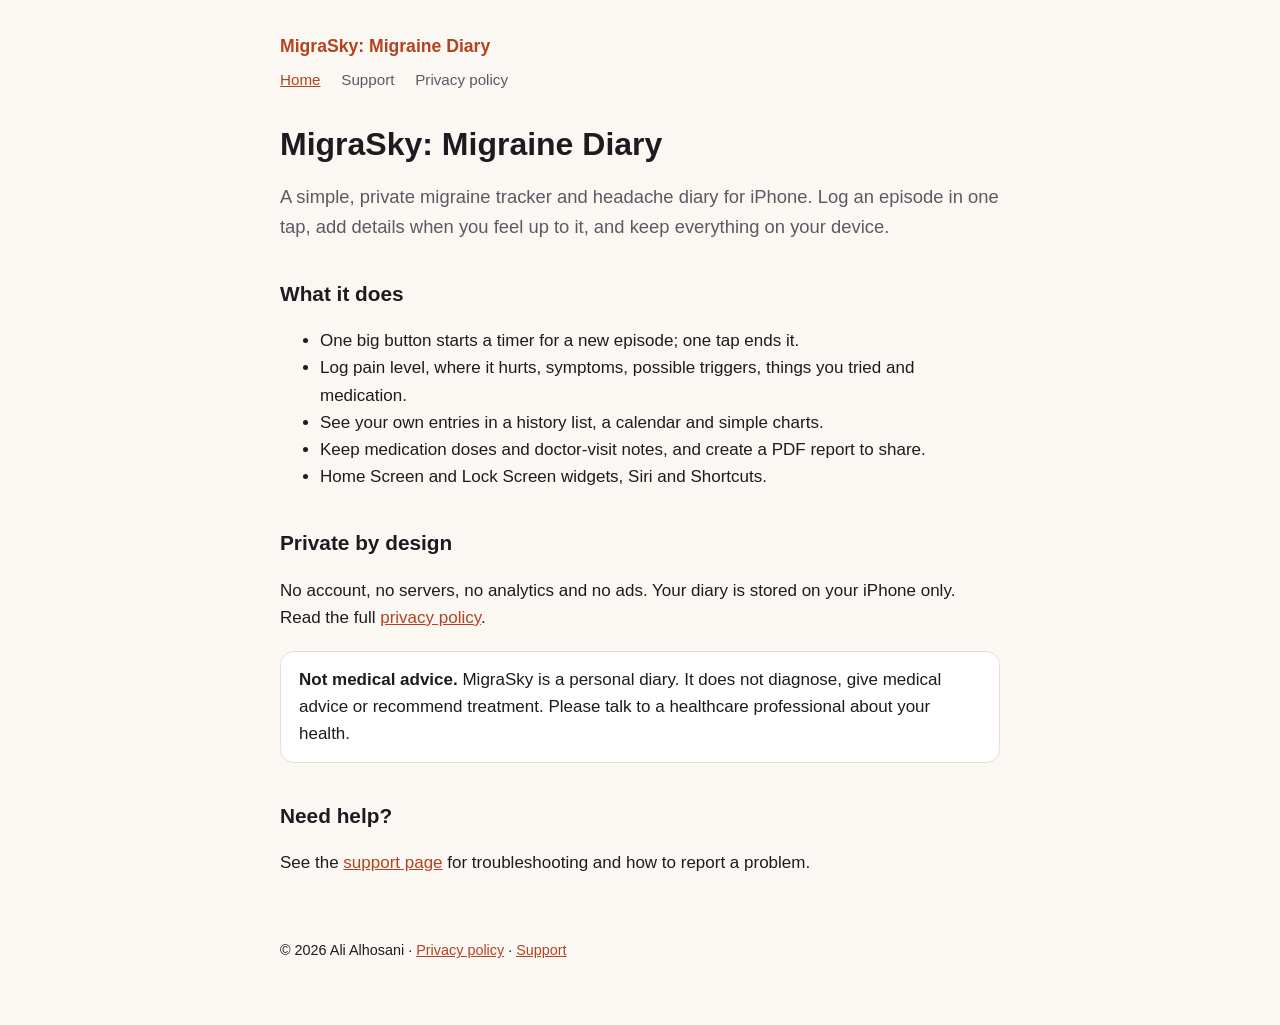
<file: index.html>
<!doctype html>
<html lang="en">
<head>
<meta charset="utf-8">
<meta name="viewport" content="width=device-width, initial-scale=1">
<title>MigraSky: Migraine Diary</title>
<meta name="description" content="A simple, private migraine and headache diary for iPhone. Everything stays on your device.">
<link rel="stylesheet" href="styles.css">
</head>
<body>
<header>
  <a class="brand" href="index.html">MigraSky: Migraine Diary</a>
  <nav>
    <a href="index.html" aria-current="page">Home</a>
    <a href="support.html">Support</a>
    <a href="privacy.html">Privacy policy</a>
  </nav>
</header>
<main>
  <h1>MigraSky: Migraine Diary</h1>
  <p class="lead">A simple, private migraine tracker and headache diary for iPhone. Log an episode in one tap, add details when you feel up to it, and keep everything on your device.</p>

  <h2>What it does</h2>
  <ul>
    <li>One big button starts a timer for a new episode; one tap ends it.</li>
    <li>Log pain level, where it hurts, symptoms, possible triggers, things you tried and medication.</li>
    <li>See your own entries in a history list, a calendar and simple charts.</li>
    <li>Keep medication doses and doctor-visit notes, and create a PDF report to share.</li>
    <li>Home Screen and Lock Screen widgets, Siri and Shortcuts.</li>
  </ul>

  <h2>Private by design</h2>
  <p>No account, no servers, no analytics and no ads. Your diary is stored on your iPhone only. Read the full <a href="privacy.html">privacy policy</a>.</p>

  <div class="note">
    <strong>Not medical advice.</strong> MigraSky is a personal diary. It does not diagnose, give medical advice or recommend treatment. Please talk to a healthcare professional about your health.
  </div>

  <h2>Need help?</h2>
  <p>See the <a href="support.html">support page</a> for troubleshooting and how to report a problem.</p>
</main>
<footer>
  <p>&copy; 2026 Ali Alhosani &middot; <a href="privacy.html">Privacy policy</a> &middot; <a href="support.html">Support</a></p>
</footer>
</body>
</html>
</file>
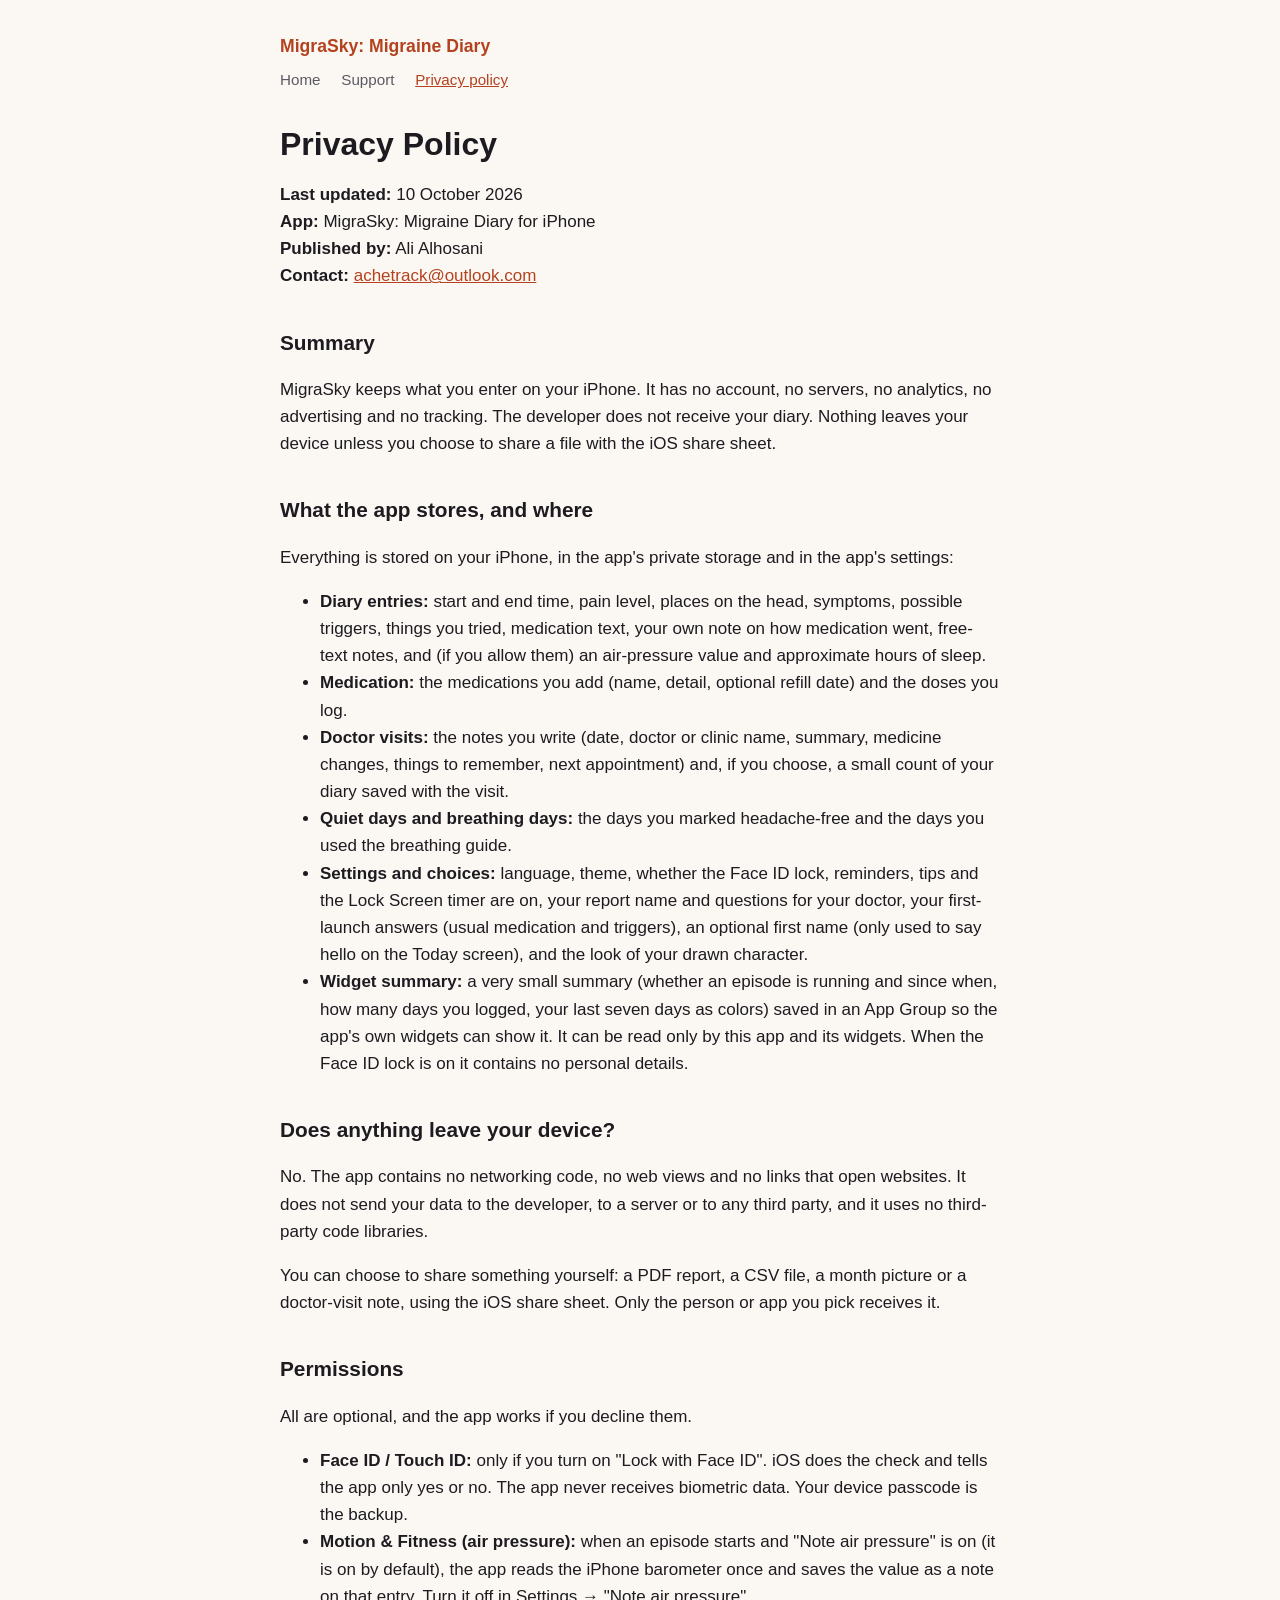
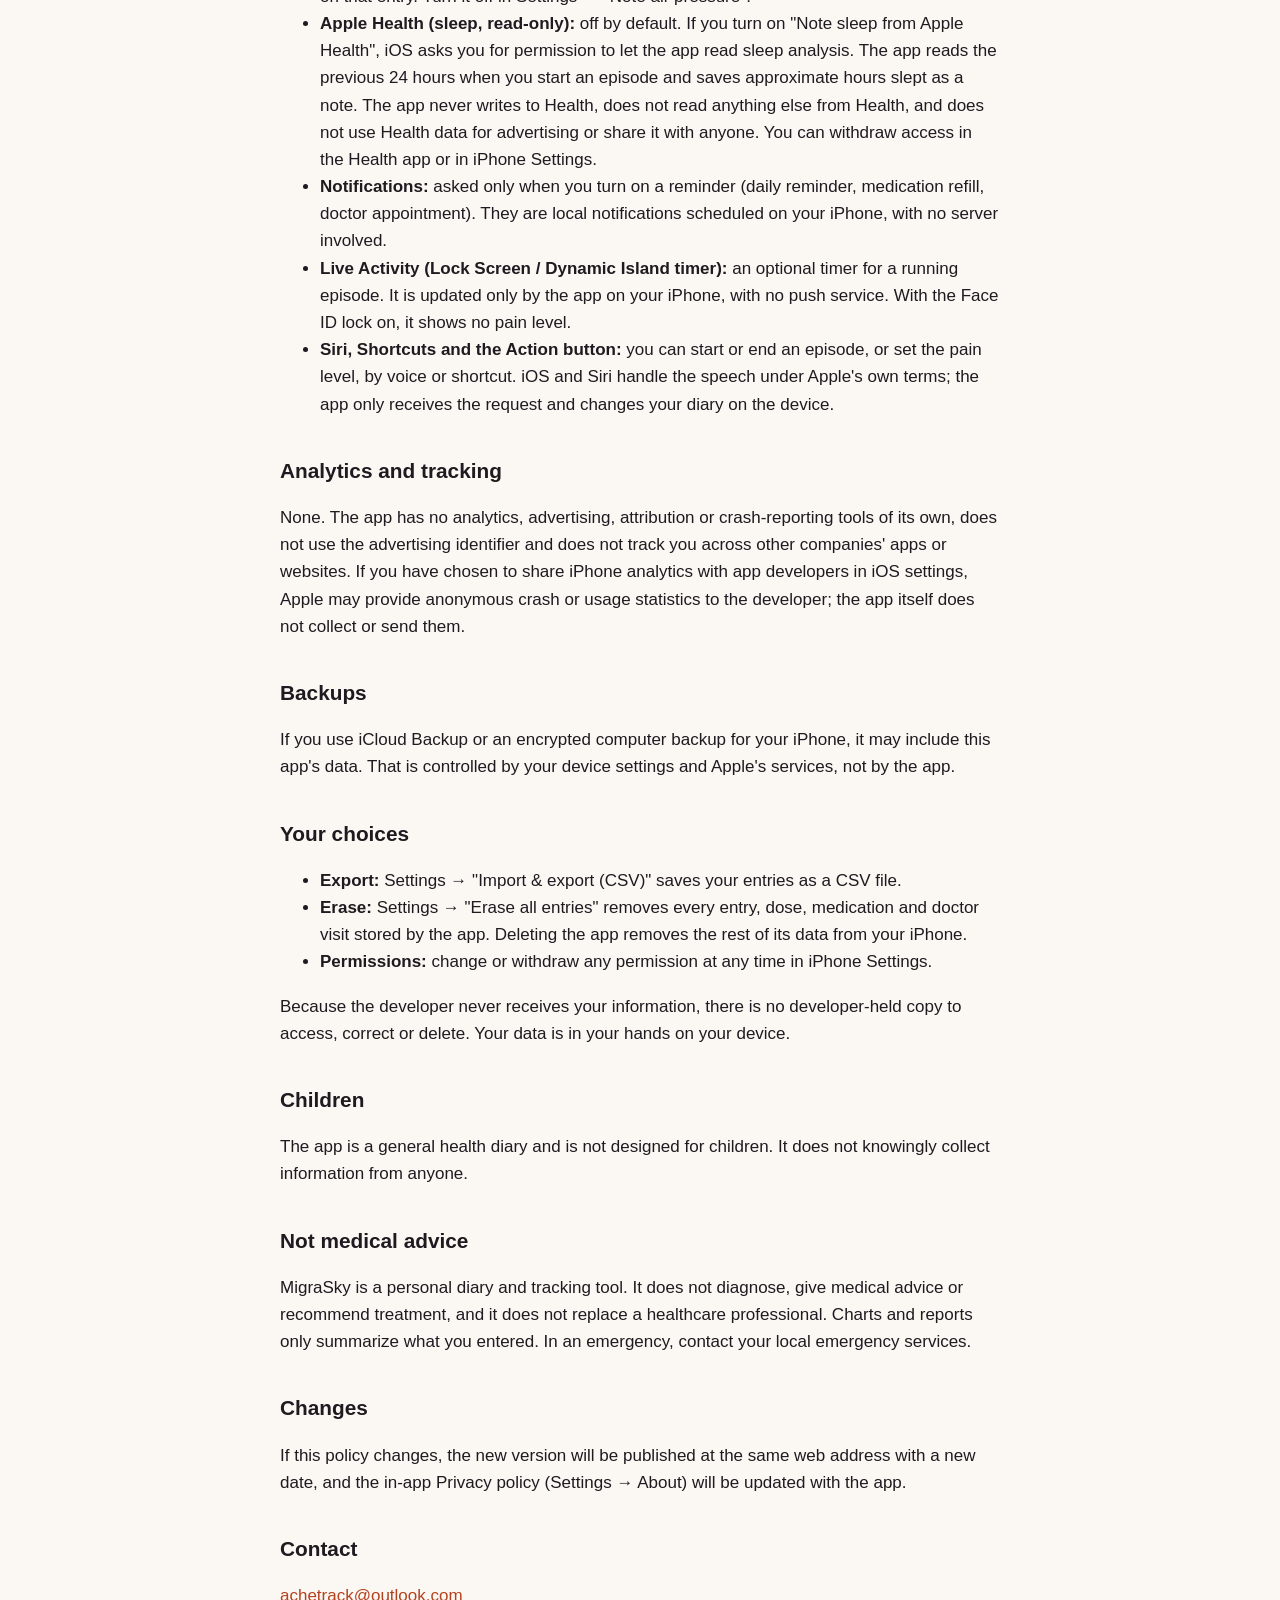
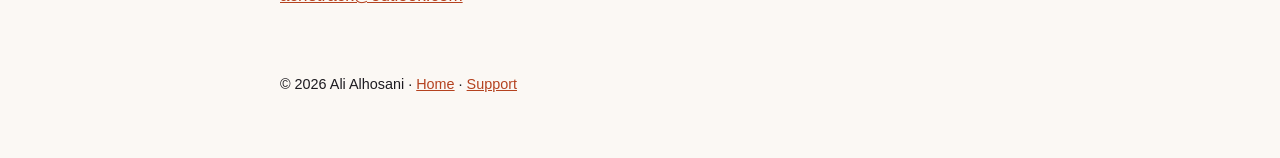
<file: privacy.html>
<!doctype html>
<html lang="en">
<head>
<meta charset="utf-8">
<meta name="viewport" content="width=device-width, initial-scale=1">
<title>Privacy Policy – MigraSky: Migraine Diary</title>
<meta name="description" content="Privacy policy for MigraSky: Migraine Diary. Everything you enter stays on your iPhone.">
<link rel="stylesheet" href="styles.css">
</head>
<body>
<header>
  <a class="brand" href="index.html">MigraSky: Migraine Diary</a>
  <nav>
    <a href="index.html">Home</a>
    <a href="support.html">Support</a>
    <a href="privacy.html" aria-current="page">Privacy policy</a>
  </nav>
</header>
<main>
  <h1>Privacy Policy</h1>
  <p><strong>Last updated:</strong> 10 October 2026<br>
  <strong>App:</strong> MigraSky: Migraine Diary for iPhone<br>
  <strong>Published by:</strong> Ali Alhosani<br>
  <strong>Contact:</strong> <a href="mailto:achetrack@outlook.com">achetrack@outlook.com</a></p>

  <h2>Summary</h2>
  <p>MigraSky keeps what you enter on your iPhone. It has no account, no servers, no analytics, no advertising and no tracking. The developer does not receive your diary. Nothing leaves your device unless you choose to share a file with the iOS share sheet.</p>

  <h2>What the app stores, and where</h2>
  <p>Everything is stored on your iPhone, in the app's private storage and in the app's settings:</p>
  <ul>
    <li><strong>Diary entries:</strong> start and end time, pain level, places on the head, symptoms, possible triggers, things you tried, medication text, your own note on how medication went, free-text notes, and (if you allow them) an air-pressure value and approximate hours of sleep.</li>
    <li><strong>Medication:</strong> the medications you add (name, detail, optional refill date) and the doses you log.</li>
    <li><strong>Doctor visits:</strong> the notes you write (date, doctor or clinic name, summary, medicine changes, things to remember, next appointment) and, if you choose, a small count of your diary saved with the visit.</li>
    <li><strong>Quiet days and breathing days:</strong> the days you marked headache-free and the days you used the breathing guide.</li>
    <li><strong>Settings and choices:</strong> language, theme, whether the Face ID lock, reminders, tips and the Lock Screen timer are on, your report name and questions for your doctor, your first-launch answers (usual medication and triggers), an optional first name (only used to say hello on the Today screen), and the look of your drawn character.</li>
    <li><strong>Widget summary:</strong> a very small summary (whether an episode is running and since when, how many days you logged, your last seven days as colors) saved in an App Group so the app's own widgets can show it. It can be read only by this app and its widgets. When the Face ID lock is on it contains no personal details.</li>
  </ul>

  <h2>Does anything leave your device?</h2>
  <p>No. The app contains no networking code, no web views and no links that open websites. It does not send your data to the developer, to a server or to any third party, and it uses no third-party code libraries.</p>
  <p>You can choose to share something yourself: a PDF report, a CSV file, a month picture or a doctor-visit note, using the iOS share sheet. Only the person or app you pick receives it.</p>

  <h2>Permissions</h2>
  <p>All are optional, and the app works if you decline them.</p>
  <ul>
    <li><strong>Face ID / Touch ID:</strong> only if you turn on "Lock with Face ID". iOS does the check and tells the app only yes or no. The app never receives biometric data. Your device passcode is the backup.</li>
    <li><strong>Motion &amp; Fitness (air pressure):</strong> when an episode starts and "Note air pressure" is on (it is on by default), the app reads the iPhone barometer once and saves the value as a note on that entry. Turn it off in Settings &rarr; "Note air pressure".</li>
    <li><strong>Apple Health (sleep, read-only):</strong> off by default. If you turn on "Note sleep from Apple Health", iOS asks you for permission to let the app read sleep analysis. The app reads the previous 24 hours when you start an episode and saves approximate hours slept as a note. The app never writes to Health, does not read anything else from Health, and does not use Health data for advertising or share it with anyone. You can withdraw access in the Health app or in iPhone Settings.</li>
    <li><strong>Notifications:</strong> asked only when you turn on a reminder (daily reminder, medication refill, doctor appointment). They are local notifications scheduled on your iPhone, with no server involved.</li>
    <li><strong>Live Activity (Lock Screen / Dynamic Island timer):</strong> an optional timer for a running episode. It is updated only by the app on your iPhone, with no push service. With the Face ID lock on, it shows no pain level.</li>
    <li><strong>Siri, Shortcuts and the Action button:</strong> you can start or end an episode, or set the pain level, by voice or shortcut. iOS and Siri handle the speech under Apple's own terms; the app only receives the request and changes your diary on the device.</li>
  </ul>

  <h2>Analytics and tracking</h2>
  <p>None. The app has no analytics, advertising, attribution or crash-reporting tools of its own, does not use the advertising identifier and does not track you across other companies' apps or websites. If you have chosen to share iPhone analytics with app developers in iOS settings, Apple may provide anonymous crash or usage statistics to the developer; the app itself does not collect or send them.</p>

  <h2>Backups</h2>
  <p>If you use iCloud Backup or an encrypted computer backup for your iPhone, it may include this app's data. That is controlled by your device settings and Apple's services, not by the app.</p>

  <h2>Your choices</h2>
  <ul>
    <li><strong>Export:</strong> Settings &rarr; "Import &amp; export (CSV)" saves your entries as a CSV file.</li>
    <li><strong>Erase:</strong> Settings &rarr; "Erase all entries" removes every entry, dose, medication and doctor visit stored by the app. Deleting the app removes the rest of its data from your iPhone.</li>
    <li><strong>Permissions:</strong> change or withdraw any permission at any time in iPhone Settings.</li>
  </ul>
  <p>Because the developer never receives your information, there is no developer-held copy to access, correct or delete. Your data is in your hands on your device.</p>

  <h2>Children</h2>
  <p>The app is a general health diary and is not designed for children. It does not knowingly collect information from anyone.</p>

  <h2>Not medical advice</h2>
  <p>MigraSky is a personal diary and tracking tool. It does not diagnose, give medical advice or recommend treatment, and it does not replace a healthcare professional. Charts and reports only summarize what you entered. In an emergency, contact your local emergency services.</p>

  <h2>Changes</h2>
  <p>If this policy changes, the new version will be published at the same web address with a new date, and the in-app Privacy policy (Settings &rarr; About) will be updated with the app.</p>

  <h2>Contact</h2>
  <p><a href="mailto:achetrack@outlook.com">achetrack@outlook.com</a></p>
</main>
<footer>
  <p>&copy; 2026 Ali Alhosani &middot; <a href="index.html">Home</a> &middot; <a href="support.html">Support</a></p>
</footer>
</body>
</html>
</file>
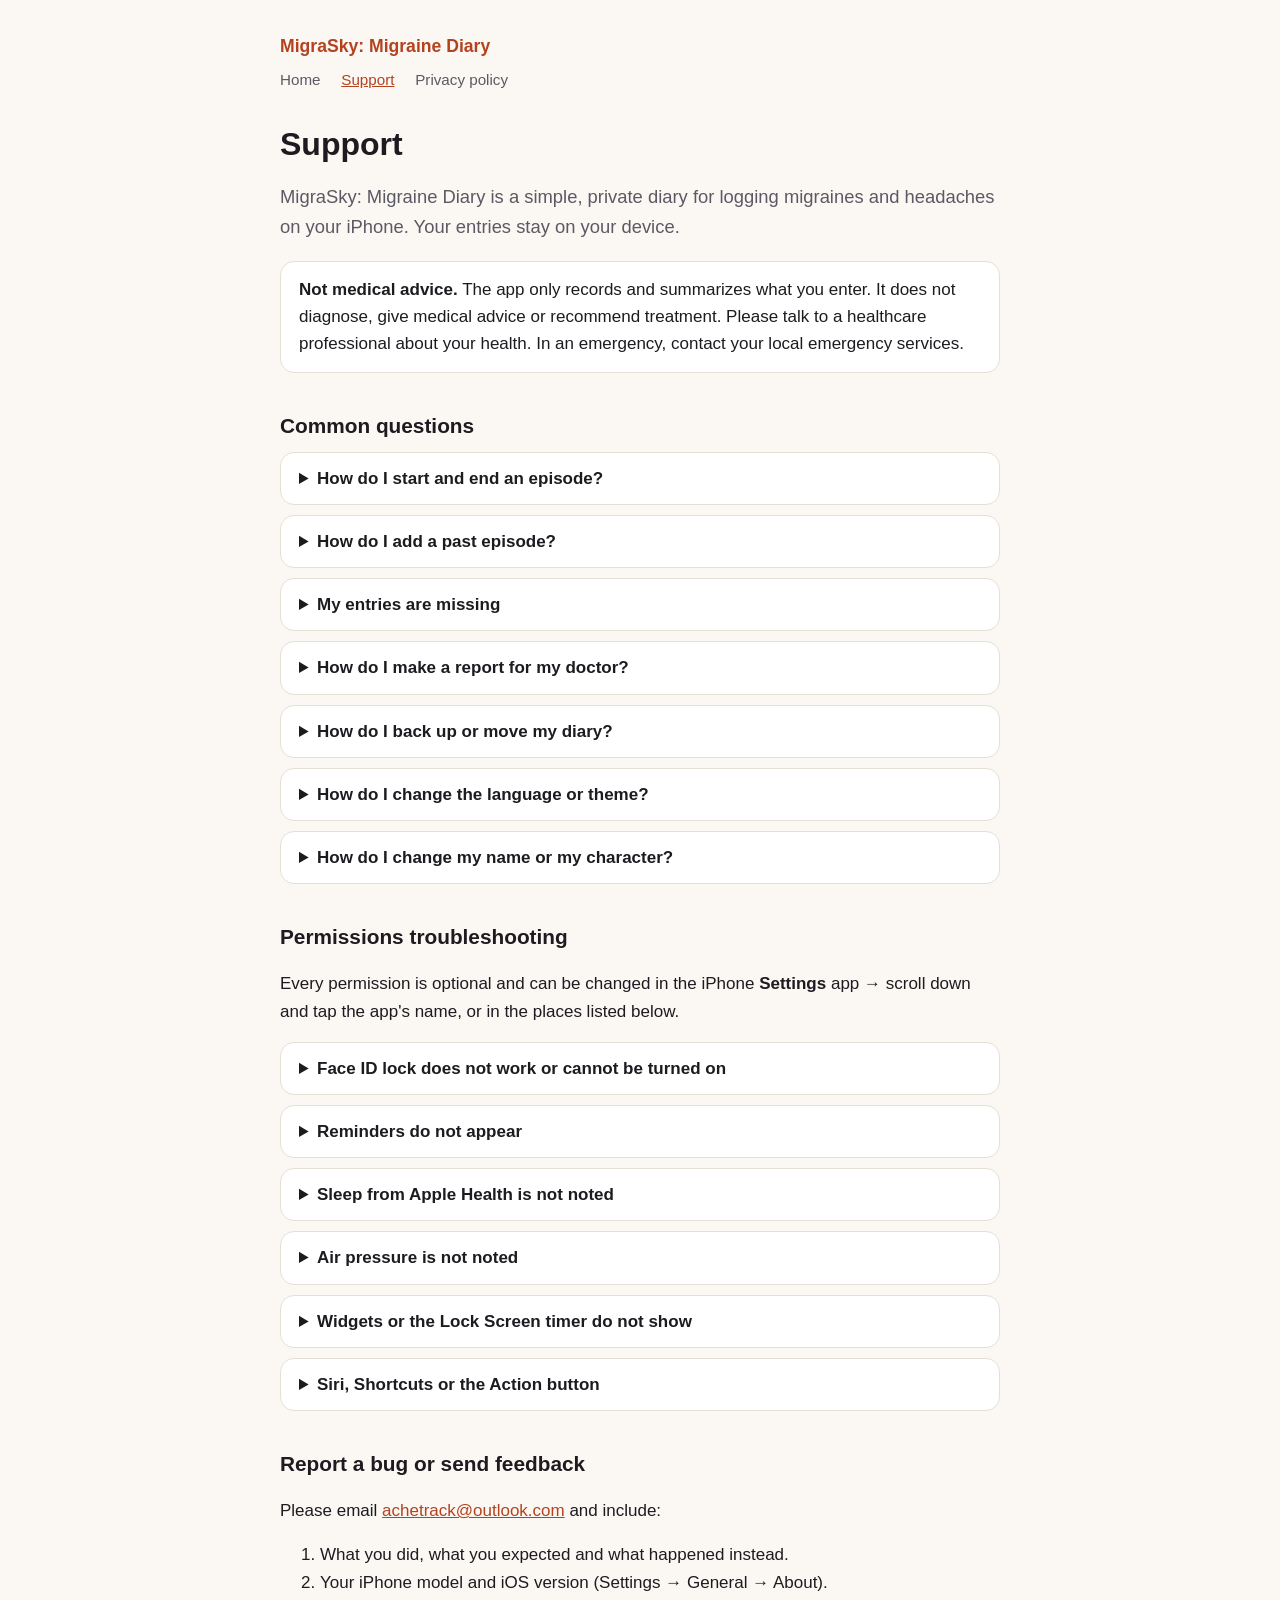
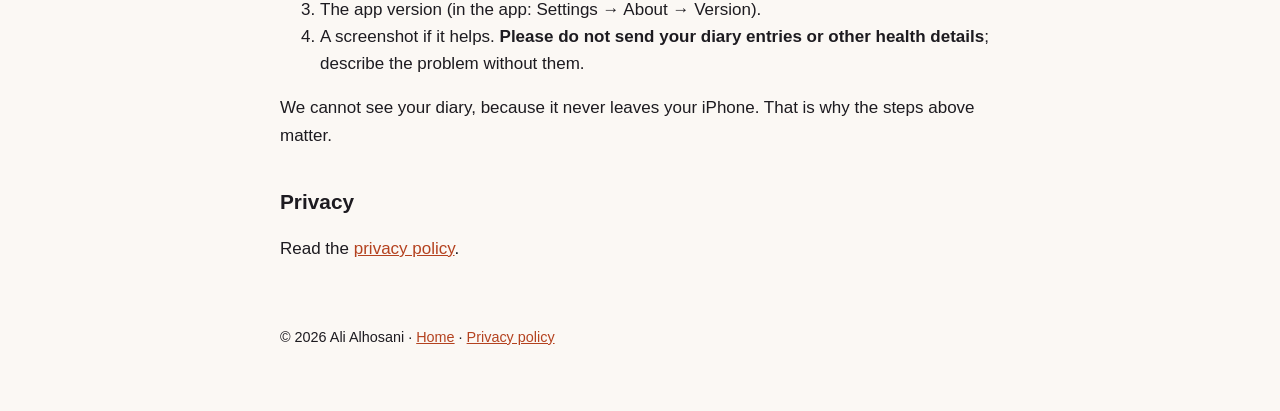
<file: support.html>
<!doctype html>
<html lang="en">
<head>
<meta charset="utf-8">
<meta name="viewport" content="width=device-width, initial-scale=1">
<title>Support – MigraSky: Migraine Diary</title>
<meta name="description" content="Help and troubleshooting for MigraSky: Migraine Diary, a private migraine and headache diary for iPhone.">
<link rel="stylesheet" href="styles.css">
</head>
<body>
<header>
  <a class="brand" href="index.html">MigraSky: Migraine Diary</a>
  <nav>
    <a href="index.html">Home</a>
    <a href="support.html" aria-current="page">Support</a>
    <a href="privacy.html">Privacy policy</a>
  </nav>
</header>
<main>
  <h1>Support</h1>
  <p class="lead">MigraSky: Migraine Diary is a simple, private diary for logging migraines and headaches on your iPhone. Your entries stay on your device.</p>

  <div class="note">
    <strong>Not medical advice.</strong> The app only records and summarizes what you enter. It does not diagnose, give medical advice or recommend treatment. Please talk to a healthcare professional about your health. In an emergency, contact your local emergency services.
  </div>

  <h2>Common questions</h2>

  <details>
    <summary>How do I start and end an episode?</summary>
    <p>On the Today tab, tap the big round button to start the timer. Tap "It has ended" when it is over. You can add details right away or later from the History tab.</p>
  </details>

  <details>
    <summary>How do I add a past episode?</summary>
    <p>Open the History tab and tap the + button. Choose the start and end time and fill in what you remember.</p>
  </details>

  <details>
    <summary>My entries are missing</summary>
    <ul>
      <li>Check the History tab and the Calendar. The calendar shows one month at a time; use the arrows to move between months.</li>
      <li>If you deleted the app, its data was removed from the iPhone. Restoring from an iPhone backup (iCloud or computer) can bring it back if the backup was made before you deleted it.</li>
      <li>If you used Settings &rarr; "Erase all entries", the entries cannot be restored.</li>
    </ul>
  </details>

  <details>
    <summary>How do I make a report for my doctor?</summary>
    <p>Settings &rarr; "Create a PDF report". Choose the dates, review the preview and use Share to send it. The report is made on your iPhone and is only shared if you choose to share it.</p>
  </details>

  <details>
    <summary>How do I back up or move my diary?</summary>
    <p>Settings &rarr; "Import &amp; export (CSV)" saves your entries as a file you can keep or import again. An iPhone backup also includes the app's data.</p>
  </details>

  <details>
    <summary>How do I change the language or theme?</summary>
    <p>Settings &rarr; Language and Appearance. A language change may need the app to be closed and opened again.</p>
  </details>

  <details>
    <summary>How do I change my name or my character?</summary>
    <p>Settings &rarr; "Your character" changes how your character looks. Settings &rarr; "Your first name" changes the name used to say hello on the Today screen. Both are optional and stay on your iPhone.</p>
  </details>

  <h2>Permissions troubleshooting</h2>
  <p>Every permission is optional and can be changed in the iPhone <strong>Settings</strong> app &rarr; scroll down and tap the app's name, or in the places listed below.</p>

  <details>
    <summary>Face ID lock does not work or cannot be turned on</summary>
    <ul>
      <li>Face ID or Touch ID and a passcode must be set up on the iPhone: Settings &rarr; Face ID &amp; Passcode.</li>
      <li>Check the app has Face ID access: iPhone Settings &rarr; the app's name &rarr; Face ID.</li>
      <li>If Face ID does not recognize you, the app accepts your device passcode instead.</li>
      <li>The lock is turned on and off in the app under Settings &rarr; "Lock with Face ID".</li>
    </ul>
  </details>

  <details>
    <summary>Reminders do not appear</summary>
    <ul>
      <li>Turn the reminder on in the app: Settings &rarr; "Daily reminder" (for medication refills and doctor appointments, in those screens).</li>
      <li>Allow notifications: iPhone Settings &rarr; Notifications &rarr; the app's name &rarr; Allow Notifications.</li>
      <li>Focus modes, Do Not Disturb and Notification Summary can hide or delay notifications. Check Settings &rarr; Focus.</li>
    </ul>
  </details>

  <details>
    <summary>Sleep from Apple Health is not noted</summary>
    <ul>
      <li>Turn on Settings &rarr; "Note sleep from Apple Health" in the app and allow the Sleep permission when iOS asks.</li>
      <li>To change it later: Health app &rarr; your profile picture &rarr; Privacy &rarr; Apps &rarr; the app's name &rarr; Sleep.</li>
      <li>The app only reads sleep data from the previous 24 hours when you start an episode. If your iPhone or Apple Watch recorded no sleep, nothing is noted. It never writes to Health.</li>
    </ul>
  </details>

  <details>
    <summary>Air pressure is not noted</summary>
    <ul>
      <li>Make sure "Note air pressure" is on in the app under Settings.</li>
      <li>Allow Motion &amp; Fitness: iPhone Settings &rarr; Privacy &amp; Security &rarr; Motion &amp; Fitness &rarr; the app's name.</li>
      <li>The barometer is read once when an episode starts. If it cannot be read within a few seconds, the note is left out.</li>
    </ul>
  </details>

  <details>
    <summary>Widgets or the Lock Screen timer do not show</summary>
    <ul>
      <li>Add a widget: touch and hold the Home Screen or Lock Screen &rarr; Edit &rarr; add this app's widget from the list.</li>
      <li>For the Lock Screen timer, turn on Settings &rarr; "Show the timer on the Lock Screen" in the app, and make sure Live Activities are allowed in iPhone Settings &rarr; the app's name.</li>
      <li>With the Face ID lock on, widgets and the timer deliberately show no personal details.</li>
    </ul>
  </details>

  <details>
    <summary>Siri, Shortcuts or the Action button</summary>
    <ul>
      <li>Say "Start a migraine in" followed by the app's name, or add the actions in the Shortcuts app.</li>
      <li>On iPhones with an Action button: iPhone Settings &rarr; Action Button &rarr; Shortcut &rarr; choose the app's start or end action.</li>
      <li>If Siri says the diary could not be opened, open the app once and try again.</li>
    </ul>
  </details>

  <h2>Report a bug or send feedback</h2>
  <p>Please email <a href="mailto:achetrack@outlook.com">achetrack@outlook.com</a> and include:</p>
  <ol>
    <li>What you did, what you expected and what happened instead.</li>
    <li>Your iPhone model and iOS version (Settings &rarr; General &rarr; About).</li>
    <li>The app version (in the app: Settings &rarr; About &rarr; Version).</li>
    <li>A screenshot if it helps. <strong>Please do not send your diary entries or other health details</strong>; describe the problem without them.</li>
  </ol>
  <p>We cannot see your diary, because it never leaves your iPhone. That is why the steps above matter.</p>

  <h2>Privacy</h2>
  <p>Read the <a href="privacy.html">privacy policy</a>.</p>
</main>
<footer>
  <p>&copy; 2026 Ali Alhosani &middot; <a href="index.html">Home</a> &middot; <a href="privacy.html">Privacy policy</a></p>
</footer>
</body>
</html>
</file>
<file: styles.css>
/* Plain static styles. No external fonts, scripts or trackers. */
:root {
  --bg: #fbf8f4;
  --card: #ffffff;
  --ink: #1d1b20;
  --muted: #5b5963;
  --accent: #b4421f;
  --line: #e6dfd6;
}
@media (prefers-color-scheme: dark) {
  :root {
    --bg: #101013;
    --card: #1a1a1f;
    --ink: #f1eee9;
    --muted: #a9a6b0;
    --accent: #ff9a6c;
    --line: #2b2b32;
  }
}
* { box-sizing: border-box; }
html { -webkit-text-size-adjust: 100%; }
body {
  margin: 0;
  background: var(--bg);
  color: var(--ink);
  font: 17px/1.6 -apple-system, BlinkMacSystemFont, "Segoe UI", Roboto, Helvetica, Arial, sans-serif;
}
header, main, footer { max-width: 760px; margin: 0 auto; padding: 0 20px; }
header { padding-top: 32px; padding-bottom: 8px; }
header .brand { font-size: 1.1rem; font-weight: 700; color: var(--accent); text-decoration: none; }
nav { margin-top: 6px; }
nav a { margin-right: 16px; color: var(--muted); text-decoration: none; font-size: 0.95rem; }
nav a:hover, nav a[aria-current="page"] { color: var(--accent); text-decoration: underline; }
h1 { font-size: 2rem; line-height: 1.2; margin: 24px 0 8px; }
h2 { font-size: 1.3rem; margin: 36px 0 8px; }
h3 { font-size: 1.05rem; margin: 22px 0 4px; }
p, li { color: var(--ink); }
.lead { font-size: 1.15rem; color: var(--muted); }
.note { background: var(--card); border: 1px solid var(--line); border-radius: 14px; padding: 14px 18px; margin: 20px 0; }
.todo { background: #fff3cd; color: #5c4400; border-radius: 6px; padding: 0 6px; font-weight: 600; }
@media (prefers-color-scheme: dark) { .todo { background: #4a3b00; color: #ffe08a; } }
a { color: var(--accent); }
details { background: var(--card); border: 1px solid var(--line); border-radius: 14px; padding: 12px 18px; margin: 10px 0; }
summary { cursor: pointer; font-weight: 600; }
details p, details ul, details ol { margin: 10px 0 4px; }
table { border-collapse: collapse; width: 100%; margin: 12px 0; font-size: 0.95rem; }
th, td { text-align: left; vertical-align: top; padding: 8px 10px; border-bottom: 1px solid var(--line); }
footer { padding-top: 32px; padding-bottom: 48px; color: var(--muted); font-size: 0.9rem; }
</file>
